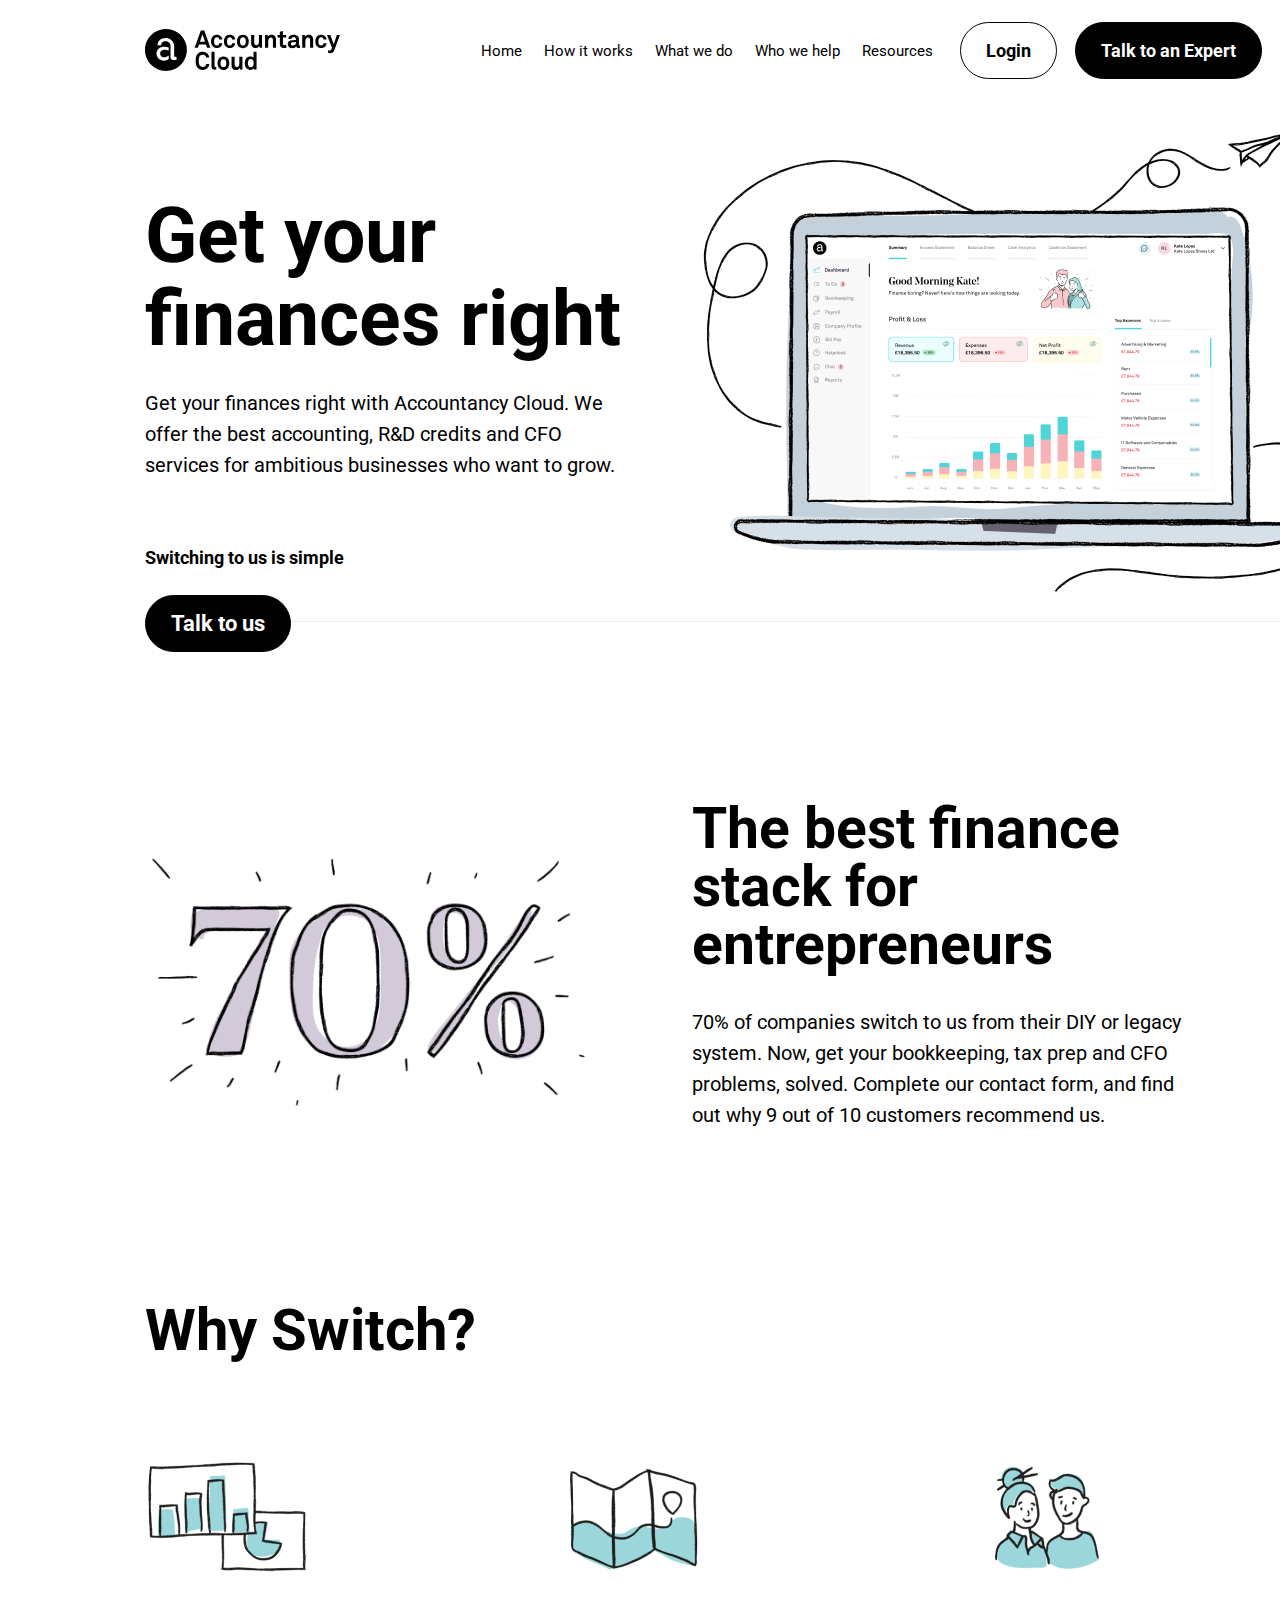
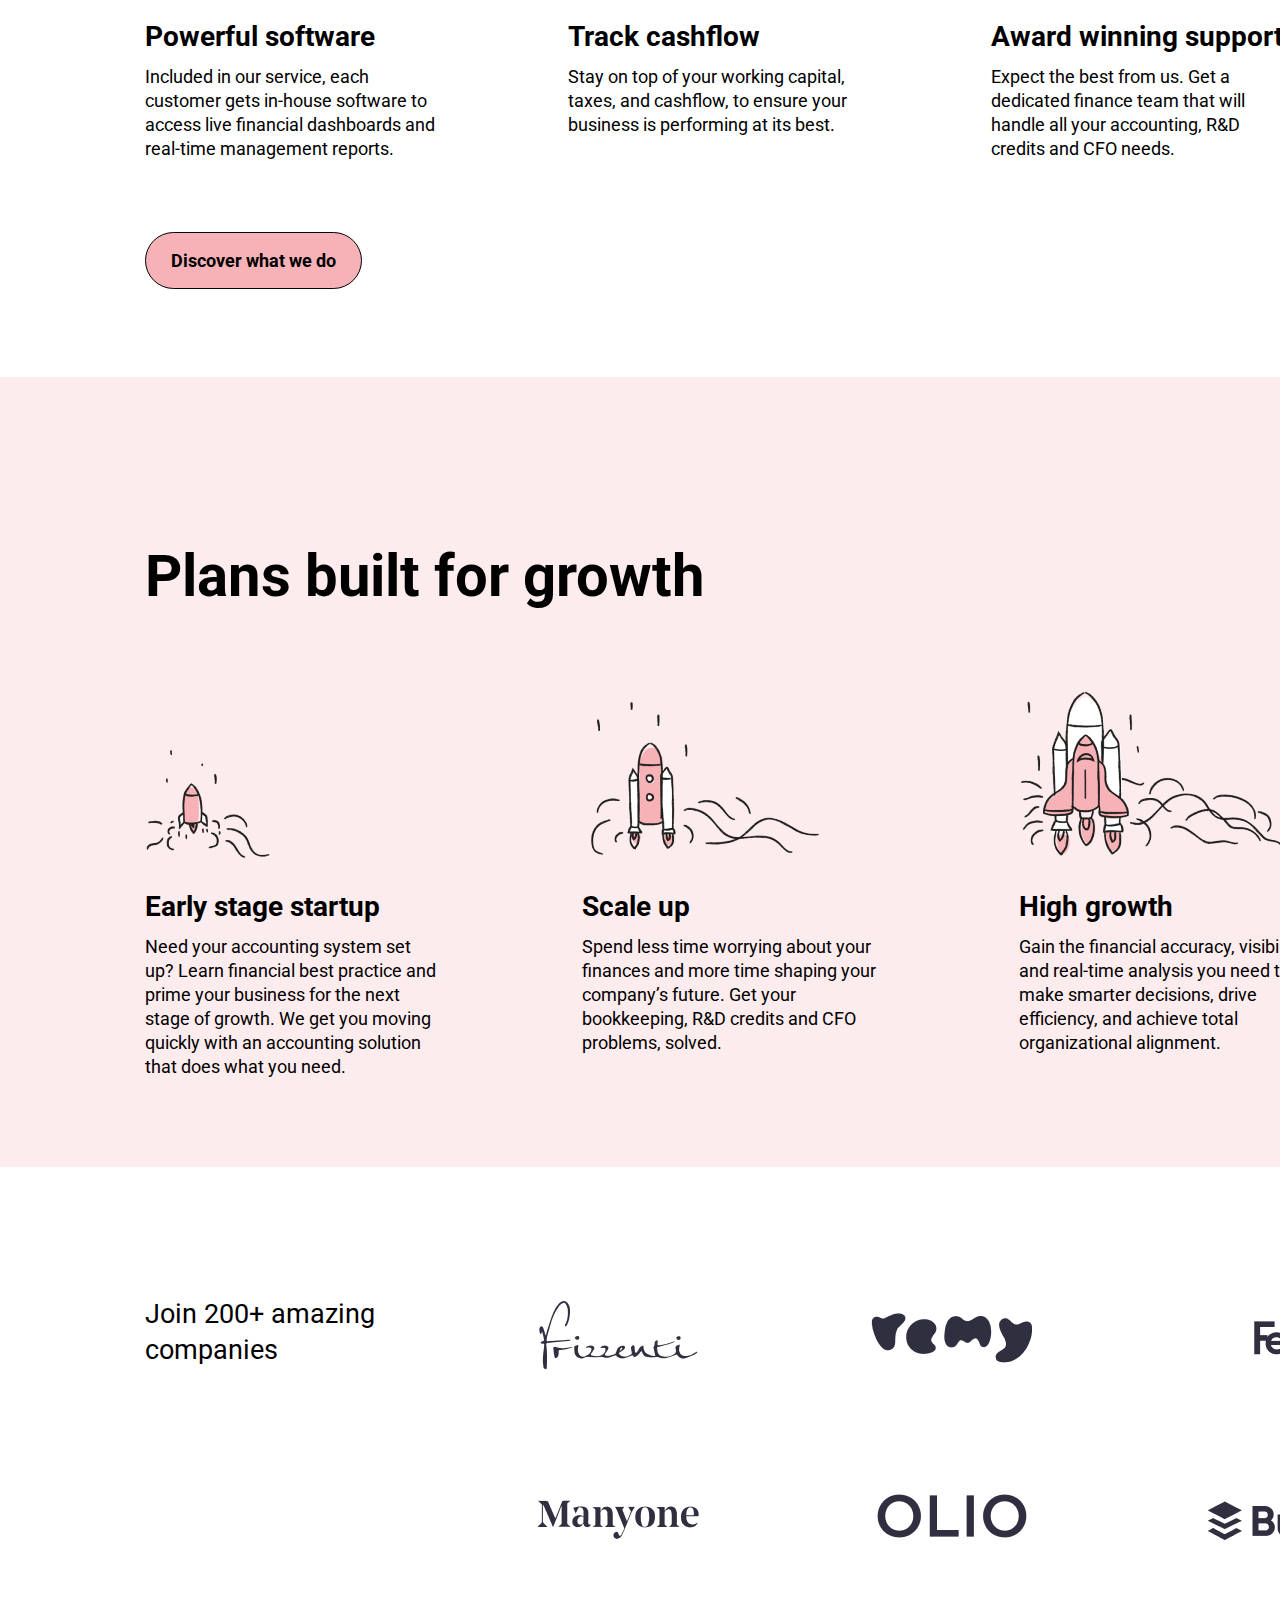
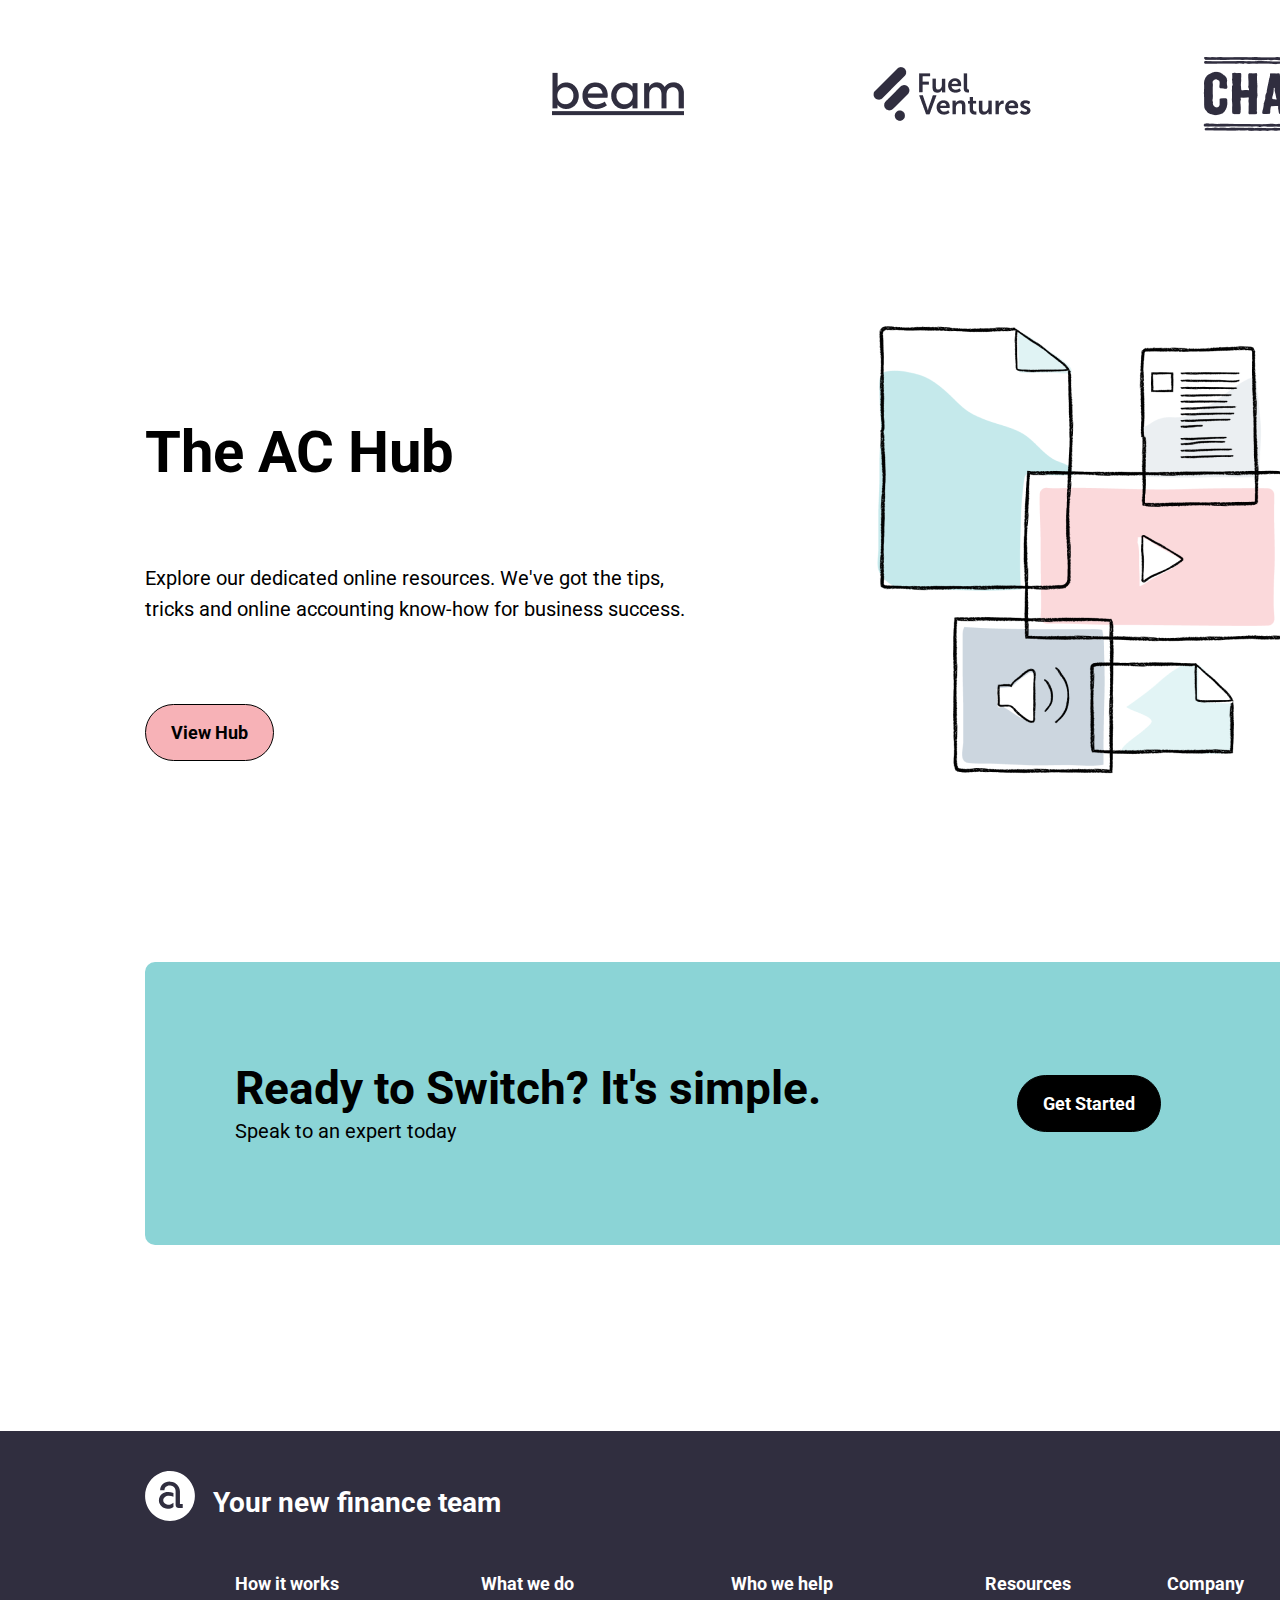
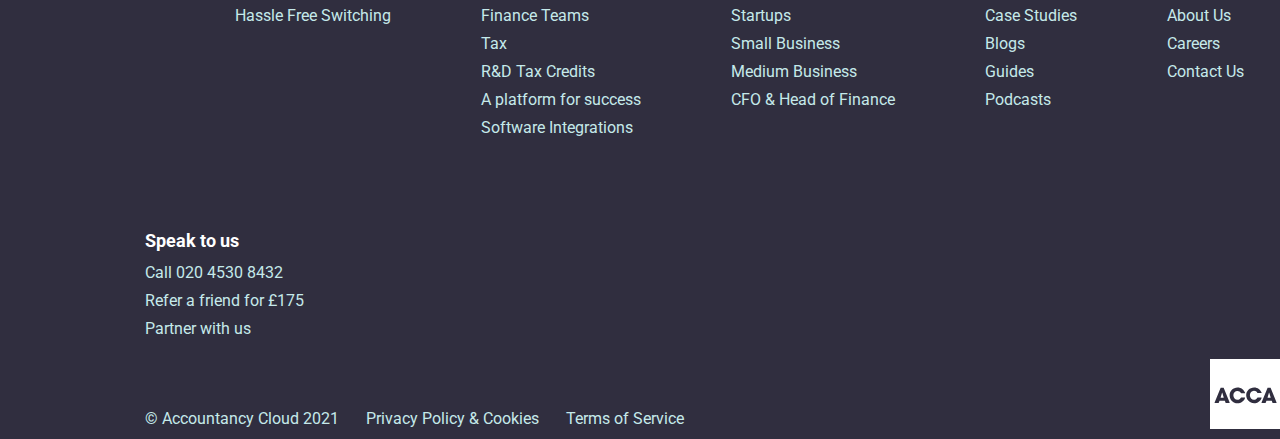
<file: Lesson5/index.html>
<!doctype html>
<html lang="en">
<head>
    <meta charset="UTF-8">
    <meta name="viewport"
          content="width=device-width, user-scalable=no, initial-scale=1.0, maximum-scale=1.0, minimum-scale=1.0">
    <meta http-equiv="X-UA-Compatible" content="ie=edge">
    <title>Lesson 5</title>
    <link rel="preconnect" href="https://fonts.googleapis.com">
    <link rel="preconnect" href="https://fonts.gstatic.com" crossorigin>
    <link href="https://fonts.googleapis.com/css2?family=Roboto:wght@500;700;900&display=swap" rel="stylesheet">
    <link rel="stylesheet" href="css/main.css">
    <link rel="stylesheet" href="css/media.css">
</head>
<body>
    <div class="wrap">
        <header class="header-top padding-left145 d-flex aline-center">
            <div class="header_top_grid d-flex">
                <div class="header_logo d-flex aline-center">
                    <img src="images/Logo.svg" alt="logo">
                </div>

                <div class="header_menu d-flex aline-center">
                    <div class="header_menu_nav d-flex">
                        <div class="header_menu_nav_items"><a href="#">Home</a></div>
                        <div class="header_menu_nav_items"><a href="#">How it works</a></div>
                        <div class="header_menu_nav_items"><a href="#">What we do</a></div>
                        <div class="header_menu_nav_items"><a href="#">Who we help</a></div>
                        <div class="header_menu_nav_items"><a href="#">Resources</a></div>
                    </div>

                    <div class="header_menu_button d-flex">
                        <button class="header_menu_button_login">Login</button>
                        <button class="header_menu_button_expert">Talk to an Expert</button>
                    </div>
                </div>
                <div class="mobile_menu_button">
                    <span></span>
                </div>
            </div>

        </header>

        <section class="first_screen padding-left145">
            <div class="first_screen_grid d-flex">
                <div class="first_screen_left">
                    <h1>Get your finances right</h1>
                    <p>Get your finances right with Accountancy Cloud. We offer the best accounting, R&D credits and CFO
                        services for ambitious businesses who want to grow.</p>
                </div>
                <div class="first_screen_right">
                    <img src="images/First%20screen.png" alt="First screen">
                </div>
            </div>
            <div class="button_talk_to_us">
                <h4>Switching to us is simple</h4>
                <button>Talk to us</button>
            </div>
        </section>

        <section class="best_finance_stack d-flex aline-center padding-left145">
            <img src="images/seventy.png" alt="seventy">
            <div class="best_finance_stack_text"><h2>The best finance stack for entrepreneurs</h2>
                <p>70% of companies switch to us from their DIY or legacy system. Now, get your bookkeeping, tax prep
                    and
                    CFO problems, solved. Complete our contact form, and find out why 9 out of 10 customers recommend
                    us.</p></div>
        </section>

        <section class="why_switch">
            <h2>Why Switch?</h2>
            <div class="why_switch_wrap d-flex">
                <div class="why_swith_item">
                    <img src="images/graphic.png" alt="graphic">
                    <h3>Powerful software</h3>
                    <p>Included in our service, each customer gets in-house software to access live financial dashboards
                        and
                        real-time management reports.</p>
                    <button>Discover what we do</button>
                </div>

                <div class="why_swith_item">
                    <img src="images/map.png" alt="map">
                    <h3>Track cashflow</h3>
                    <p>Stay on top of your working capital, taxes, and cashflow, to ensure your business is performing
                        at
                        its best.</p>
                </div>

                <div class="why_swith_item">
                    <img src="images/people.png" alt="people">
                    <h3>Award winning support</h3>
                    <p>Expect the best from us. Get a dedicated finance team that will handle all your accounting, R&D
                        credits and CFO needs.</p>
                </div>
            </div>
        </section>

        <section class="plans_built_for_growth">
            <h2>Plans built for growth</h2>
            <div class="plans_built_for_growth_wrap d-flex">
                <div class="plans_built_for_growth_item">
                    <img src="images/Rocket1.png" alt="graphic">
                    <h3>Early stage startup</h3>
                    <p>Need your accounting system set up? Learn financial best practice and prime your business for the
                        next stage of growth. We get you moving quickly with an accounting solution that does what you
                        need.</p>
                </div>

                <div class="plans_built_for_growth_item">
                    <img src="images/Rocket2.png" alt="map">
                    <h3>Scale up</h3>
                    <p>Spend less time worrying about your finances and more time shaping your company’s future. Get
                        your bookkeeping, R&D credits and CFO problems, solved.</p>
                </div>

                <div class="plans_built_for_growth_item">
                    <img src="images/Rocket3.png" alt="people">
                    <h3>High growth</h3>
                    <p>Gain the financial accuracy, visibility, and real-time analysis you need to make smarter
                        decisions, drive efficiency, and achieve total organizational alignment.</p>
                </div>
            </div>
        </section>

        <section class="companies d-flex padding-left145">
            <div class="companies_title"><p>Join 200+ amazing companies</p></div>

            <div class="companies_images d-flex">
                <div class="block_1">
                    <img src="images/fizzenti.png" alt="fizzenti">
                    <img src="images/manyone.png" alt="manyone">
                    <img src="images/beam.png" alt="beam">
                </div>
                <div class="block_2">
                    <img src="images/remy.png" alt="remy">
                    <img src="images/olio.png" alt="olio">
                    <img src="images/fuel_ventures.png" alt="fuel ventures">
                </div>
                <div class="block_3">
                    <img src="images/feel.png" alt="feel">
                    <img src="images/buffer.png" alt="buffer">
                    <img src="images/chaser.png" alt="chaser">
                </div>
            </div>
        </section>

        <section class="the_ac_hub d-flex aline-center padding-left145">
            <div class="the_ac_hub_content">
                <h2>The AC Hub</h2>
                <p>Explore our dedicated online resources. We've got the tips, tricks and online accounting know-how for
                    business success.</p>
                <button>View Hub</button>
            </div>
            <img src="images/icons.png" alt="icons">
        </section>

        <section class="ready_to_switch padding-left145 d-flex aline-center">
            <div class="ready_to_switch_item d-flex aline-center">
                <div class="ready_to_switch_item_content">
                    <h2>Ready to Switch? It's simple.</h2>
                    <p>Speak to an expert today</p>
                </div>
                <button class="ready_to_switch_button">Get Started</button>
            </div>
        </section>

        <footer>
            <div class=" footer_items padding-left145">
                <div class="your_new_finance_team d-flex">
                    <img src="images/A.svg" alt="A">
                    <h2>Your new finance team</h2>
                </div>
                <div class="footer_blocks d-flex">
                    <div class="footer_blocks_1-3 d-flex">
                        <div class="footer_block_1">
                            <h3>How it works</h3>
                            <p>Hassle Free Switching</p>
                        </div>
                        <div class="footer_block_2">
                            <h3>What we do</h3>
                            <p>Finance Teams</p>
                            <p>Tax</p>
                            <p>R&D Tax Credits</p>
                            <p>A platform for success</p>
                            <p>Software Integrations</p>

                        </div>
                        <div class="footer_block_3">
                            <h3>Who we help</h3>
                            <p>Startups</p>
                            <p>Small Business</p>
                            <p>Medium Business</p>
                            <p>CFO & Head of Finance</p>
                        </div>
                    </div>
                    <div class="footer_blocks_4-5 d-flex">
                        <div class="footer_block_4">
                            <h3>Resources</h3>
                            <p>Case Studies</p>
                            <p>Blogs</p>
                            <p>Guides</p>
                            <p>Podcasts</p>

                        </div>
                        <div class="footer_block_5">
                            <h3>Company</h3>
                            <p>About Us</p>
                            <p>Careers</p>
                            <p>Contact Us</p>
                        </div>
                    </div>
                </div>

                <div class="footer_block_6">
                    <h3>Speak to us</h3>
                    <p>Call 020 4530 8432</p>
                    <p>Refer a friend for £175</p>
                    <p>Partner with us</p>
                </div>

                <div class="footer_last d-flex">
                    <div class="footer_lines d-flex">
                        <p>© Accountancy Cloud 2021</p>
                        <p>Privacy Policy & Cookies</p>
                        <p>Terms of Service</p>
                    </div>
                    <img src="images/ACCA.svg" alt="acca">
                </div>
            </div>
    </footer>

    </div>
</body>
</html>
</file>
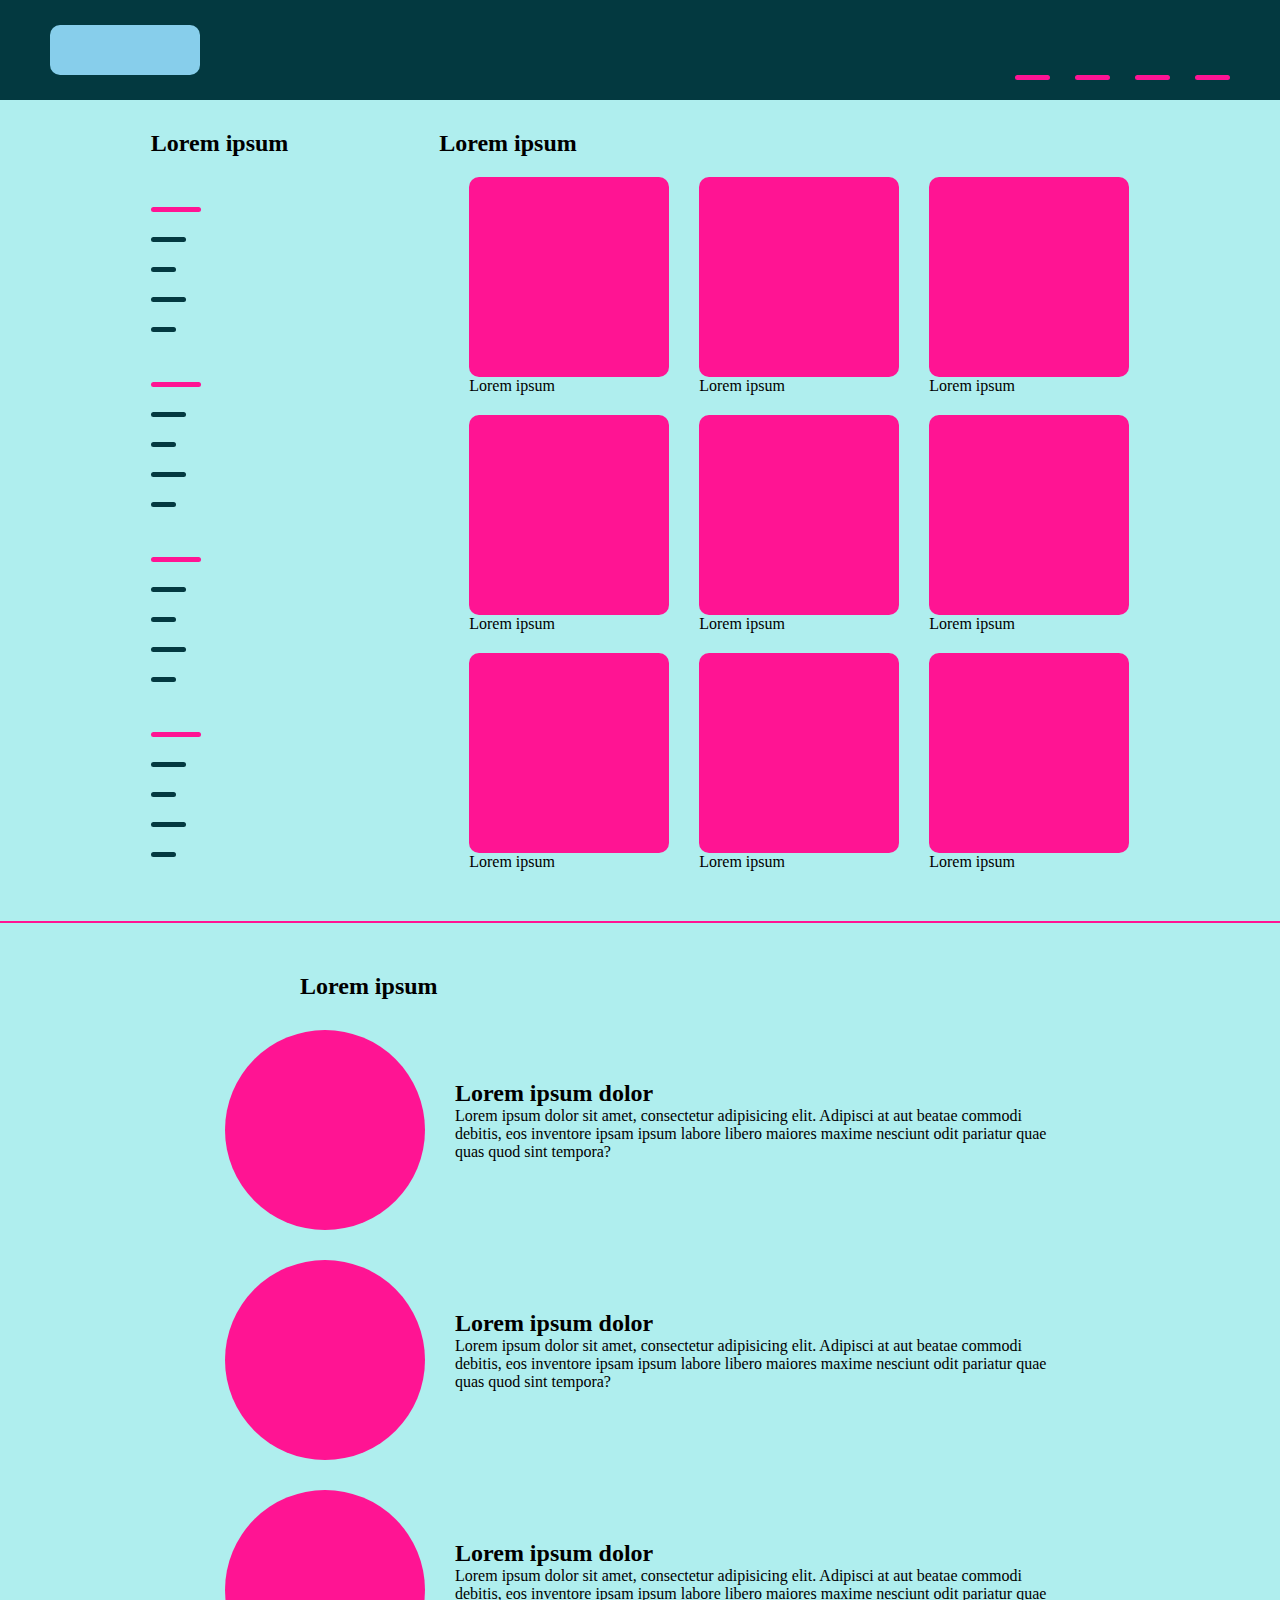
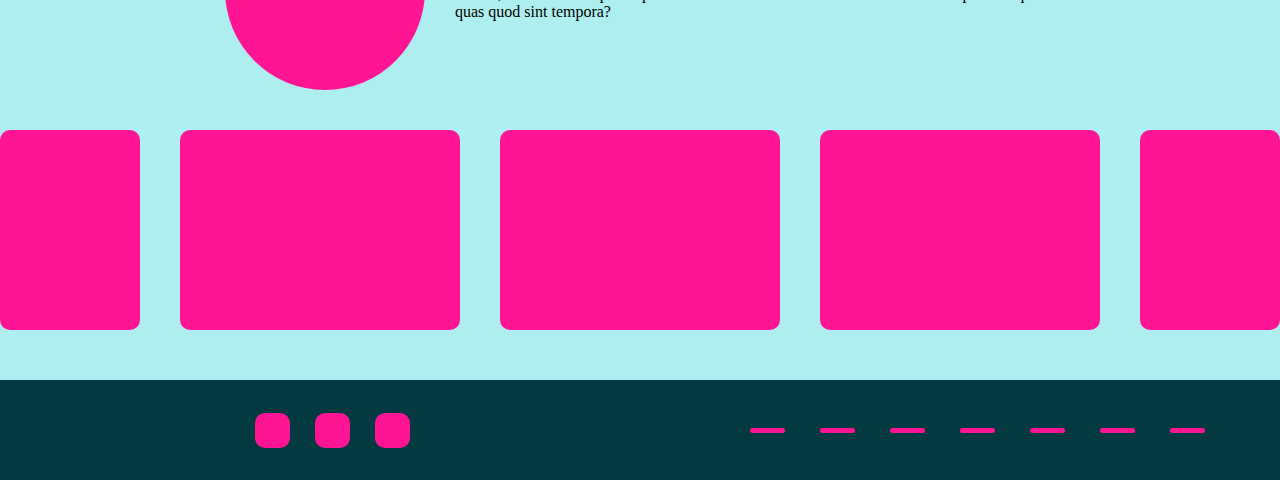
<file: Lesson4/Pinterest1.html>
<!doctype html>
<html lang="en">
<head>
    <meta charset="UTF-8">
    <meta name="viewport"
          content="width=device-width, user-scalable=no, initial-scale=1.0, maximum-scale=1.0, minimum-scale=1.0">
    <meta http-equiv="X-UA-Compatible" content="ie=edge">
    <title>Lesson 4</title>
    <link rel="stylesheet" href="Pinterest1.css">
</head>
<body>
    <div class="header">
        <div class="left">
            <div class="rectangle radius10 h50 w150"></div>
        </div>
        <div class="right">
            <div class="pink-rad-10 h5 w35 marg25"></div>
            <div class="pink-rad-10 h5 w35 marg25"></div>
            <div class="pink-rad-10 h5 w35 marg25"></div>
            <div class="pink-rad-10 h5 w35 marg25"></div>
        </div>
    </div>
    <div class="content">
        <div class="total">
            <div>
                <h2>Lorem ipsum</h2>
                <div class="lines">
                    <div class="marg50 pink-rad-10 h5 w50"></div>
                    <div class="green h5 w35 radius10"></div>
                    <div class="green h5 w25 radius10"></div>
                    <div class="green h5 w35 radius10"></div>
                    <div class="green h5 w25 radius10"></div>
                </div>
                <div class="lines">
                    <div class="marg50 pink-rad-10 h5 w50"></div>
                    <div class="green h5 w35 radius10"></div>
                    <div class="green h5 w25 radius10"></div>
                    <div class="green h5 w35 radius10"></div>
                    <div class="green h5 w25 radius10"></div>
                </div>
                <div class="lines">
                    <div class="marg50 pink-rad-10 h5 w50"></div>
                    <div class="green h5 w35 radius10"></div>
                    <div class="green h5 w25 radius10"></div>
                    <div class="green h5 w35 radius10"></div>
                    <div class="green h5 w25 radius10"></div>
                </div>
                <div class="lines">
                    <div class="marg50 pink-rad-10 h5 w50"></div>
                    <div class="green h5 w35 radius10"></div>
                    <div class="green h5 w25 radius10"></div>
                    <div class="green h5 w35 radius10"></div>
                    <div class="green h5 w25 radius10"></div>
                </div>
            </div>

            <div class="boxes">
                <div class="nombre"><h2>Lorem ipsum</h2></div>
                <div class="box-top">
                    <div class="box">
                        <div class="pink-rad-10 w200 h200"></div>
                        <p>Lorem ipsum</p></div>
                    <div class="box">
                        <div class="pink-rad-10 w200 h200"></div>
                        <p>Lorem ipsum</p></div>
                    <div class="box">
                        <div class="pink-rad-10 w200 h200"></div>
                        <p>Lorem ipsum</p></div>
                </div>
                <div class="box-top">
                    <div class="box">
                        <div class="pink-rad-10 w200 h200"></div>
                        <p>Lorem ipsum</p></div>
                    <div class="box">
                        <div class="pink-rad-10 w200 h200"></div>
                        <p>Lorem ipsum</p></div>
                    <div class="box">
                        <div class="pink-rad-10 w200 h200"></div>
                        <p>Lorem ipsum</p></div>
                </div>
                <div class="box-top">
                    <div class="box">
                        <div class="pink-rad-10 w200 h200"></div>
                        <p>Lorem ipsum</p></div>
                    <div class="box">
                        <div class="pink-rad-10 w200 h200"></div>
                        <p>Lorem ipsum</p></div>
                    <div class="box">
                        <div class="pink-rad-10 w200 h200"></div>
                        <p>Lorem ipsum</p></div>
                </div>
            </div>
        </div>
        <div class="total-line"></div>

        <div class="title"><h2>Lorem ipsum</h2></div>

        <div class="circle">
            <div class="pink rad50 h200 w200 "></div>
            <div class="text">
                <div><h2>Lorem ipsum dolor</h2></div>
                <div><p>Lorem ipsum dolor sit amet, consectetur adipisicing elit. Adipisci at aut beatae commodi
                    debitis,
                    eos
                    inventore ipsam ipsum labore libero maiores maxime nesciunt odit pariatur quae quas quod sint
                    tempora?</p>
                </div>
            </div>
        </div>
        <div class="circle">
            <div class="pink rad50 h200 w200 "></div>
            <div class="text">
                <div><h2>Lorem ipsum dolor</h2></div>
                <div><p>Lorem ipsum dolor sit amet, consectetur adipisicing elit. Adipisci at aut beatae commodi
                    debitis,
                    eos
                    inventore ipsam ipsum labore libero maiores maxime nesciunt odit pariatur quae quas quod sint
                    tempora?</p>
                </div>
            </div>
        </div>
        <div class="circle">
            <div class="pink rad50 h200 w200 "></div>
            <div class="text">
                <div><h2>Lorem ipsum dolor</h2></div>
                <div><p>Lorem ipsum dolor sit amet, consectetur adipisicing elit. Adipisci at aut beatae commodi
                    debitis,
                    eos
                    inventore ipsam ipsum labore libero maiores maxime nesciunt odit pariatur quae quas quod sint
                    tempora?</p>
                </div>
            </div>
        </div>
        <div class="rectangles">
            <div class="pink-rad-10 h200 w150"></div>
            <div class="pink-rad-10 h200 w300 marg-left40"></div>
            <div class="pink-rad-10 h200 w300 marg-left40"></div>
            <div class="pink-rad-10 h200 w300 marg-left40"></div>
            <div class="pink-rad-10 h200 w150 marg-left40"></div>
        </div>
        <div class="footer">
            <div class="footer-left">
                <div class="pink-rad-10 w35 h35 marg25"></div>
                <div class="pink-rad-10 w35 h35 marg25"></div>
                <div class="pink-rad-10 w35 h35 marg25"></div>
            </div>
            <div class="footer-right">
                <div class="pink-rad-10 w35 h5"></div>
                <div class="pink-rad-10 w35 h5"></div>
                <div class="pink-rad-10 w35 h5"></div>
                <div class="pink-rad-10 w35 h5"></div>
                <div class="pink-rad-10 w35 h5"></div>
                <div class="pink-rad-10 w35 h5"></div>
                <div class="pink-rad-10 w35 h5"></div>
            </div>
        </div>
    </div>
</body>
</html>
</file>
<file: Lesson5/css/main.css>
*{
    margin: 0;
    padding: 0;
    box-sizing: border-box;
    font-family: 'Roboto', sans-serif;
}
body {
    min-height: 3200px;
    width: 1440px;
}

.padding-left145 {
    padding-left: 145px;
}
.header-top {
    height: 100px;
}
.d-flex {
    display: flex;
}

.aline-center {
    align-items: center;
}
.header_logo >img {
    padding-right: 141px;
}
.header_menu_nav {
    column-gap: 22px;
}

.header_menu_button {
    margin-left: 27px;
    grid-column-gap: 18px;
}

.header_menu_nav_items a {
    color: #000000;
    font-size: 15px;
    line-height: 16px;
    text-decoration: none;
}

.header_menu_button_login {
    color: #000000;
    background: white;
}
.header_menu_button_login:hover {
    background: black;
    color: white;
}
.header_menu_button_expert {
    color: white;
    background: black;
}

.header_menu_button_expert:hover {
    color: #000000;
    background: white;
}
.header_menu_button_login, .header_menu_button_expert,.button_talk_to_us button, .why_swith_item button, .the_ac_hub_content button, .ready_to_switch button{
    font-weight: bold;
    font-size: 18px;
    line-height: 25px;
    border: 1px solid #000000;
    box-sizing: border-box;
    border-radius: 100px;
    padding: 15px 25px;
    cursor: pointer;
    transition: 300ms;
}
.first_screen {
    position: relative;
}
.first_screen_left {
    max-width: 490px;
    padding-top: 95px;
}

.first_screen_grid {
    column-gap: 50px;
    color: #000000;
    border-bottom: 1px solid #EAEEF2;
}

.first_screen_left h1 {
    font-weight: bold;
    font-size: 77px;
    line-height: 83px;
    margin-bottom: 27px;
}

.first_screen_left p {
    font-size: 20px;
    line-height: 31px;
}

.button_talk_to_us button{
    font-size: 22px;
    line-height: 25px;
    color: #FFFFFF;
    background: black;
    margin-top: 25px;
}

.button_talk_to_us h4 {
    font-weight: bold;
    font-size: 18px;
    line-height: 24px;
}

.button_talk_to_us {
    position: absolute;
    bottom: -30px;
}

.best_finance_stack {
    margin-top: 126px;
    column-gap: 104px;
}

.best_finance_stack img{
    margin-top: 84px;
    width: 443px;
}

.best_finance_stack_text {
    margin-top: 52px;
}
.best_finance_stack_text h2 {
    font-weight: bold;
    font-size: 57px;
    line-height: 58px;
    width: 443px;
    margin-bottom: 33px;
}

.best_finance_stack_text p {
    font-size: 20px;
    line-height: 31px;
    width: 515px;
}

.why_switch, .plans_built_for_growth {
    padding: 88px 0 88px 145px;
}

.why_switch_wrap, .plans_built_for_growth_wrap {
    column-gap: 128px;
}

.why_switch h2, .plans_built_for_growth h2, .the_ac_hub_content h2 {
    font-size: 58px;
    line-height: 58px;
    margin: 82px 0;
}

.why_swith_item h3, .plans_built_for_growth_item h3 {
    font-size: 28px;
    line-height: 36px;
    margin-top: 24px;

}

.why_swith_item p, .plans_built_for_growth_item p {
    font-size: 18px;
    line-height: 24px;
    width: 295px;
    margin-top: 10px;
}

.why_swith_item button {
    background: #F7B2B7;
    color: #000000;
    margin-top: 71px;
}

.plans_built_for_growth {
    background: #FDECED;
}

.companies {
    margin-top: 129px;
}
   .companies_title p {
       font-size: 27px;
       line-height: 36px;
       margin-right: 137px;
       box-sizing: border-box;
       width: 236px;
       height: 72px;
   }

   .companies img {
       margin-bottom: 90px;

   }

   .companies_images {
       justify-content: flex-end;
   }

   .block_2, .block_3 {
       margin-left: 80px;
   }

   .the_ac_hub {
       margin-top: 95px;
       column-gap: 120px;
   }

.the_ac_hub_content p {
    font-size: 20px;
    line-height: 31px;
    width: 547px;
    height: 62px;
}

.the_ac_hub_content button {
    background: #F7B2B7;
    margin-top: 79px;
}

.ready_to_switch {
    margin: 186px 0;
}
.ready_to_switch_item {
    width: 1150px;
    height: 283px;
    background: #8BD4D6;
    border-radius: 10px;
    column-gap: 196px;
}

.ready_to_switch_item_content h2{
    font-size: 46px;
    line-height: 56px;
}

.ready_to_switch_item_content p {
    font-size: 20px;
    line-height: 31px;
}

.ready_to_switch button {
    background: black;
    color: white;
}

.ready_to_switch_item_content {
    margin-left: 90px;
}

footer {
    background: #302E3F;
}
.your_new_finance_team {
    padding: 40px 0 50px 0;
    column-gap: 18px;
}
.your_new_finance_team h2 {
    column-gap: 18px;
    font-size: 28px;
    line-height: 36px;
    color: white;
    display: flex;
    align-items: flex-end;
}

.footer_block_1, .footer_block_2, .footer_block_3, .footer_block_4, .footer_block_5 {
    margin-left: 90px;
}
.footer_blocks h3, .footer_block_6 h3{
    font-size: 18px;
    line-height: 25px;
    color: white;
    padding-bottom: 12px;
}

.footer_blocks p, .footer_block_6 p, .footer_lines p{
    font-size: 16px;
    line-height: 16px;
    color: #C5E9EA;
    padding-bottom: 12px;
}

.footer_block_6 {
    margin-top: 80px;
}

 .footer_lines {
     margin-top: 62px;
     column-gap: 27px;
 }

 .footer_lines >img {
     position: relative;
     bottom: 50px;
 }

 .footer_last >img {
     padding-left: 526px;
 }

 .mobile_menu_button {
     display: none;
     width: 60px;
     height: 60px;
     align-items: center;
     justify-content: center;
 }
.mobile_menu_button span {
    height: 5px;
    width: 80%;
    background: #1e6e71;
    display: block;
    position: relative;
}
.mobile_menu_button span::before, .mobile_menu_button span:after {
    content:"";
    width: 100%;
    height: 100%;
    background: #1e6e71;
    display: block;
    position: absolute;
}

.mobile_menu_button span::before {
    top: -10px;
}

.mobile_menu_button span:after {
    bottom: -10px;
}
</file>
<file: Lesson5/css/media.css>
@media screen and (max-width: 480px) {
    .header_menu, .first_screen_right, .best_finance_stack > img, .companies, .the_ac_hub img {
        display: none;
    }

    .wrap {
        width: 480px;
    }

    .padding-left145 {
        padding: 0 20px;
    }

    .button_talk_to_us {
        position: inherit;
        left: 110px;
    }


    .first_screen_left h1 {
        font-size: 50px;
        line-height: 73px;

    }

    .best_finance_stack_text h2, .why_switch h2, .plans_built_for_growth h2, .the_ac_hub_content h2 {
        font-size: 47px;
        line-height: 48px;
    }

    .best_finance_stack p {
        width: 460px;
    }

    .why_switch, .plans_built_for_growth {
        padding: 0 20px;
        position: relative;
    }

    .why_switch_wrap, .plans_built_for_growth_wrap {
        display: block;
    }

    .why_swith_item, .plans_built_for_growth_item {
        margin-bottom: 20px;
    }

    .why_swith_item button {
        position: absolute;
        top: 0;
        right: 80px;
    }

    .plans_built_for_growth h2 {
        padding-top: 30px;
    }

    .the_ac_hub_content p {
        width: 450px;
    }

    .the_ac_hub_content button {
        margin-left: 140px;
    }

    .ready_to_switch {
        position: relative;
    }

    .ready_to_switch_item {
        width: 470px;
    }

    .ready_to_switch_item_content h2 {
        font-size: 36px;
        line-height: 46px;
        width: 330px;
        padding-bottom: 70px;
    }

    .ready_to_switch button {
        position: absolute;
        right: 50px;
        top: 142px;
    }

    footer {
        min-height: 880px;
    }
    .footer_blocks, .footer_items {
        position: relative;
    }
    .footer_blocks_1-3 {
       position: absolute;
        right: 20px;
    }

    .footer_blocks_4-5 {
        position: absolute;
        top: 295px;
    }

    .footer_block_6 {
        position: absolute;
        top: 520px;
        right: 130px;
    }
    .footer_last p {
        margin-top: 540px;
    }

    .footer_last img {
        position: absolute;
        top: 790px;
        right: 50px;
    }

    .mobile_menu_button {
        display: flex;
    }
}
</file>
<file: Lesson4/Pinterest1.css>
* {
    margin: 0;
    padding: 0;
}
.header {
    width: 100%;
    height: 100px;
    background: #033940;
    display: flex;
}

.left, .right {
    width: 50%;
    display: flex;
}

.left {
    justify-content: flex-start;
    align-items: center;
    margin-left: 50px;
}

.right {
    display: flex;
    justify-content: flex-end;
    align-items: flex-end;
    margin-bottom: 20px;
    margin-right: 50px;
}

.h50{
    height: 50px;
}

.w150{
    width: 150px;
}

.radius10{
    border-radius: 10px;
}

.rectangle {
    background: skyblue;
}

.pink-rad-10 {
    background: deeppink;
    border-radius: 10px;
}

.h5 {
    height: 5px;
}

.w35 {
    width: 35px;
}
.marg25 {
    margin-left: 25px;
}

.content {
    min-height: 1000px;
    background: paleturquoise;
}
.total {
    padding-top: 30px;
}
.w50 {
    width: 50px;
}

.green {
    background: #033940;
}

.w25{
    width: 25px;
}

.lines>* {
    margin-top: 25px;
}

.marg50 {
    margin-top: 50px;
}

.w200 {
    width: 200px;
}

.h200 {
    height: 200px;
}

.box-top {
    display: flex;
}

.box-top>* {
    margin-left: 30px;
    margin-top: 20px;
}

.total {
    display: flex;
    justify-content: space-evenly;
}
.total-line {
    background: deeppink;
    height: 2px;
    width: 100%;
    margin-top: 50px;
}

.title {
    padding-top: 50px;
    padding-left: 300px;
}

.pink {
    background: deeppink;
}

.rad50 {
    border-radius: 50%;
}

.circle {
    display: flex;
    margin-top: 30px;
    justify-content: center;
}

.text {
    width: 600px;
    margin-top: 50px;
    margin-left: 30px;
}

.w300 {
    width: 300px;
}

.rectangles {
    display: flex;
    margin-top: 40px;
}

.marg-left40 {
    margin-left: 40px;
}

.footer {
    display: flex;
    height: 100px;
    margin-top: 50px;
    background: #033940;
}

.footer-left, .footer-right {
    display: flex;
    width: 50%;
    justify-content: center;
    align-items: center;

}

.h35 {
    height: 35px;
}

.footer-right>* {
    margin-left: 35px;
}
</file>
